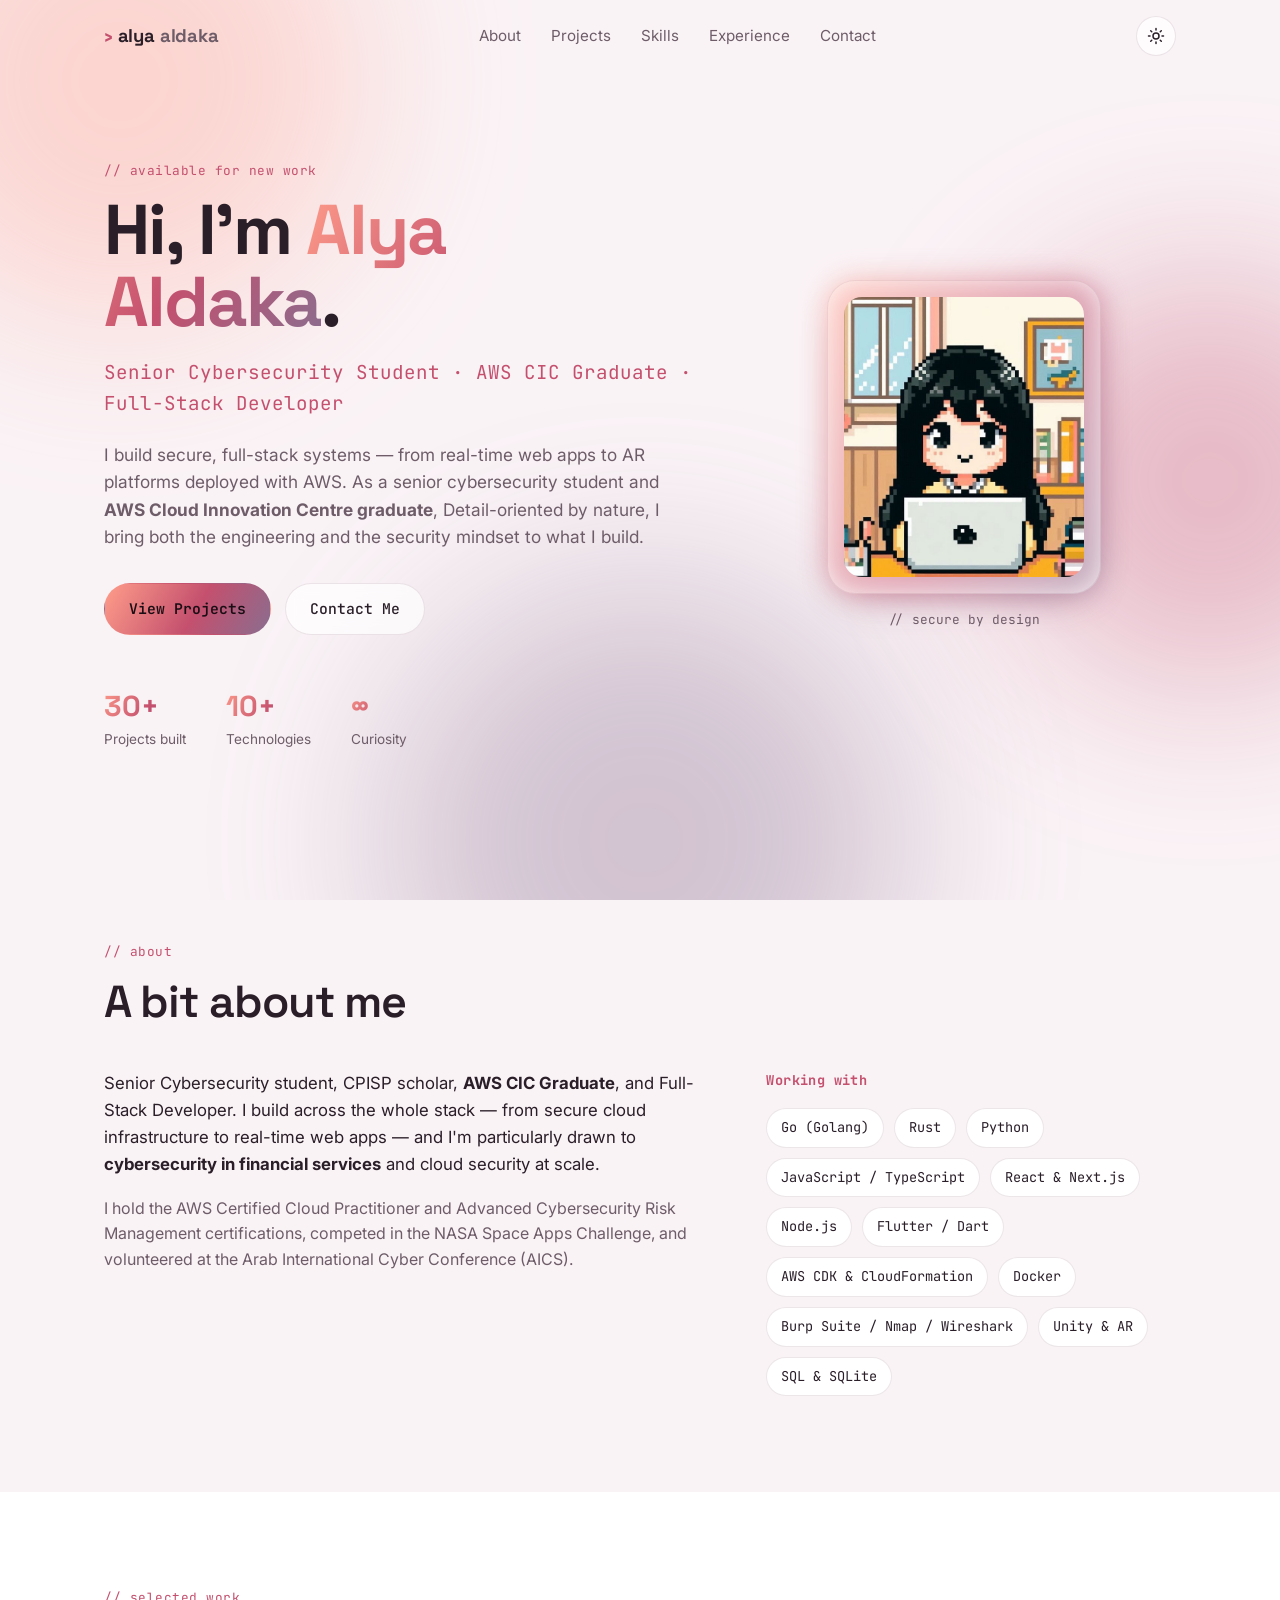
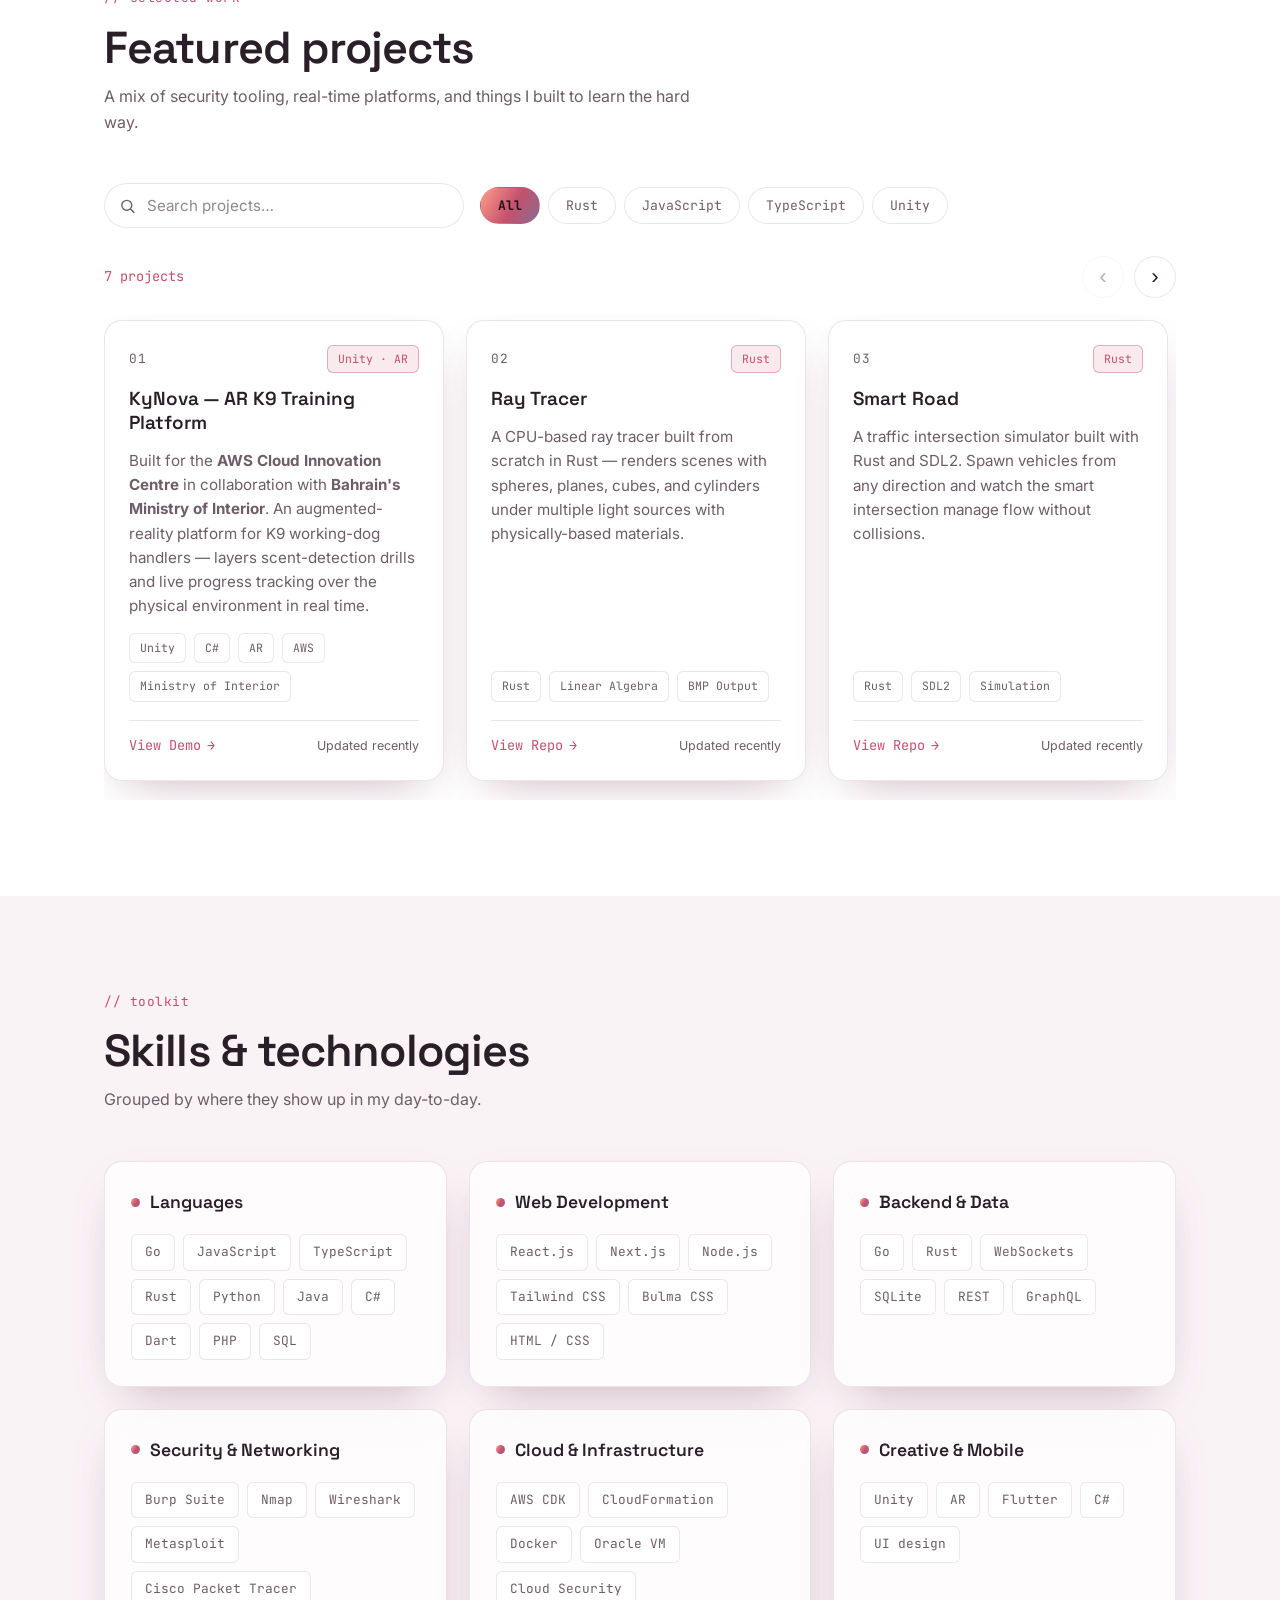
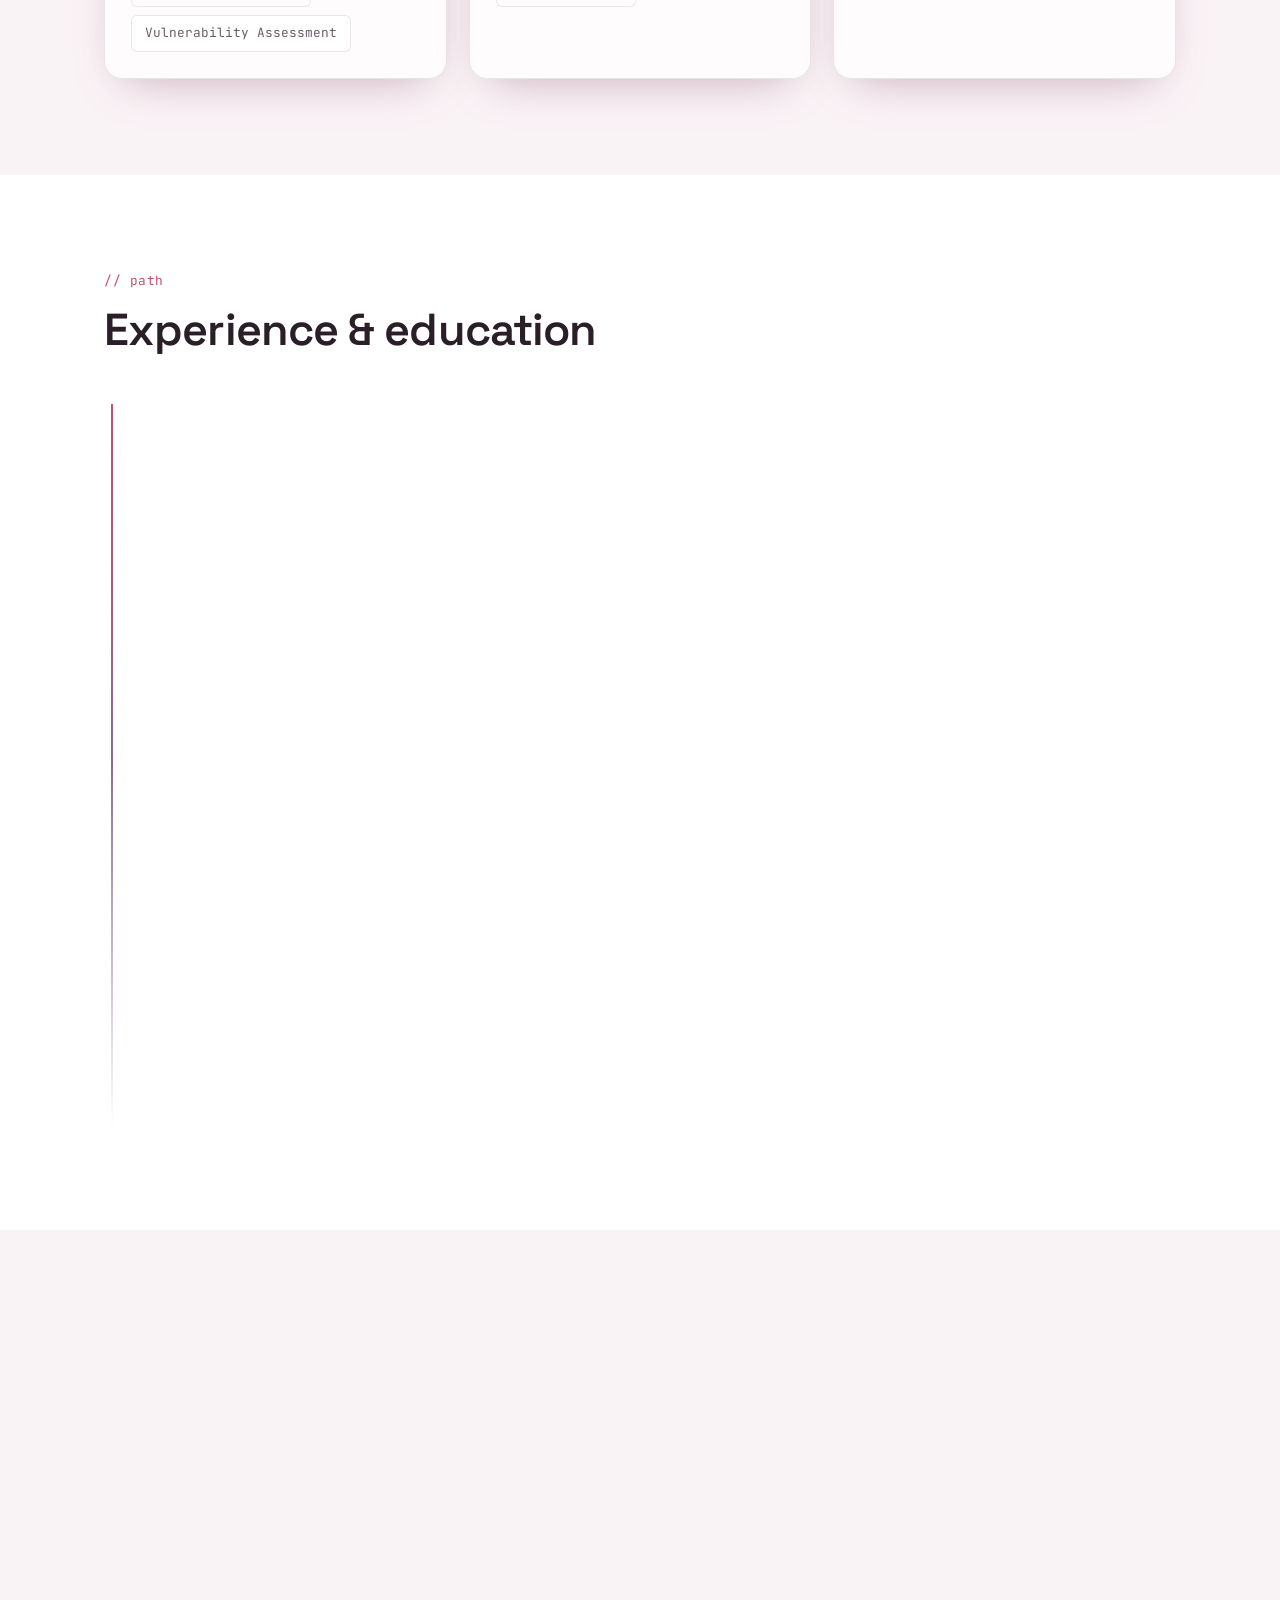
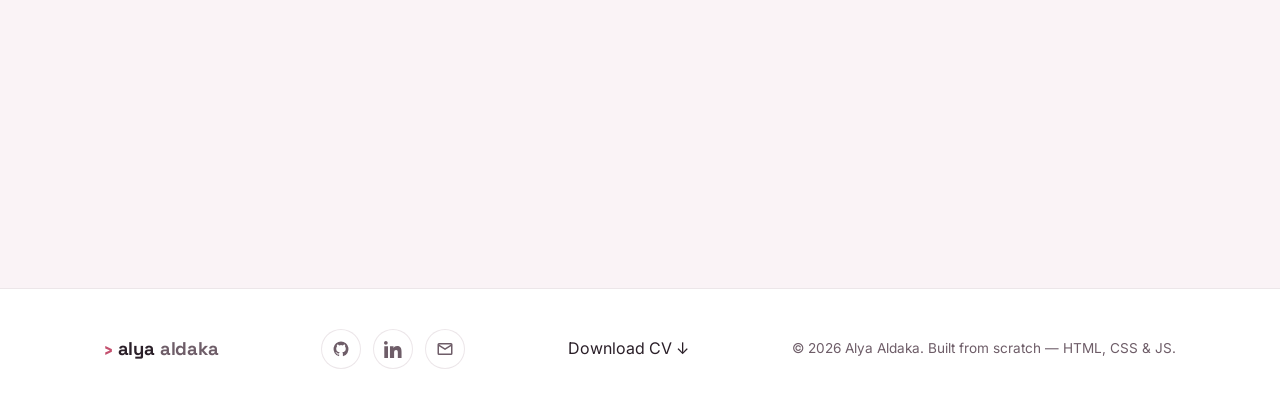
<file: index.html>
<!DOCTYPE html>
<html lang="en" data-theme="dark">
<head>
  <meta charset="UTF-8" />
  <meta name="viewport" content="width=device-width, initial-scale=1.0" />
  <meta name="description" content="Alya Aldaka — Senior Cybersecurity Student, AWS CIC Graduate, and Full-Stack Developer. Building secure systems, real-time apps, and cloud infrastructure." />
  <title>Alya Aldaka — Portfolio</title>

  <!-- Fonts: Space Grotesk (display) · Inter (body) · JetBrains Mono (utility/code) -->
  <link rel="preconnect" href="https://fonts.googleapis.com" />
  <link rel="preconnect" href="https://fonts.gstatic.com" crossorigin />
  <link href="https://fonts.googleapis.com/css2?family=Space+Grotesk:wght@400;500;600;700&family=Inter:wght@400;500;600&family=JetBrains+Mono:wght@400;500;600&display=swap" rel="stylesheet" />

  <link rel="stylesheet" href="style.css" />
</head>
<body>
  <!-- Ambient background glow (the soft coral/rose aurora from the design) -->
  <div class="aurora" aria-hidden="true">
    <span class="aurora__blob aurora__blob--rose"></span>
    <span class="aurora__blob aurora__blob--mauve"></span>
    <span class="aurora__blob aurora__blob--coral"></span>
  </div>

  <!-- ============ NAVBAR ============ -->
  <header class="nav" id="nav">
    <div class="container nav__inner">
      <a href="#hero" class="nav__logo">
        <span class="nav__logo-mark">›</span> alya<span class="nav__logo-accent"> aldaka</span>
      </a>

      <nav class="nav__links" id="navLinks" aria-label="Primary">
        <a href="#about">About</a>
        <a href="#projects">Projects</a>
        <a href="#skills">Skills</a>
        <a href="#timeline">Experience</a>
        <a href="#contact">Contact</a>
      </nav>

      <div class="nav__actions">
        <button class="theme-toggle" id="themeToggle" aria-label="Toggle color theme" title="Toggle theme">
          <svg class="theme-toggle__icon theme-toggle__icon--moon" viewBox="0 0 24 24" aria-hidden="true"><path d="M21 12.79A9 9 0 1 1 11.21 3 7 7 0 0 0 21 12.79z"/></svg>
          <svg class="theme-toggle__icon theme-toggle__icon--sun" viewBox="0 0 24 24" aria-hidden="true"><circle cx="12" cy="12" r="4"/><path d="M12 2v2M12 20v2M4.93 4.93l1.41 1.41M17.66 17.66l1.41 1.41M2 12h2M20 12h2M4.93 19.07l1.41-1.41M17.66 6.34l1.41-1.41"/></svg>
        </button>

        <button class="nav__burger" id="navBurger" aria-label="Open menu" aria-expanded="false">
          <span></span><span></span><span></span>
        </button>
      </div>
    </div>
  </header>

  <main>
    <!-- ============ HERO ============ -->
    <section class="hero" id="hero">
      <div class="container hero__grid">
        <div class="hero__intro reveal">
          <p class="eyebrow">// available for new work</p>
          <h1 class="hero__title">
            Hi, I'm <span class="grad-text">Alya Aldaka</span>.
          </h1>
          <p class="hero__role">Senior Cybersecurity Student · AWS CIC Graduate · Full-Stack Developer</p>
          <p class="hero__summary">
            I build secure, full-stack systems — from real-time web apps to AR platforms
            deployed with AWS. As a senior cybersecurity student and <strong>AWS Cloud Innovation Centre graduate</strong>,
            Detail-oriented by nature, I bring both the engineering and the security mindset to what I build.
          </p>

          <div class="hero__cta">
            <a href="#projects" class="btn btn--primary">View Projects</a>
            <a href="#contact" class="btn btn--ghost">Contact Me</a>
          </div>

          <ul class="hero__stats">
            <li><strong>30+</strong><span>Projects built</span></li>
            <li><strong>10+</strong><span>Technologies</span></li>
            <li><strong>∞</strong><span>Curiosity</span></li>
          </ul>
        </div>

        <!-- Profile card. Replace the avatar SVG/initials with your own photo:
             swap <div class="avatar__art">…</div> for <img src="your-photo.jpg" alt="Alya Al"> -->
        <div class="hero__card reveal">
          <div class="avatar">
            <img class="avatar__art" src="pfp.jpg" alt="Alya Aldaka" />
          </div>
          <p class="avatar__caption">// secure by design</p>
        </div>
      </div>
    </section>

    <!-- ============ ABOUT ============ -->
    <section class="section" id="about">
      <div class="container">
        <p class="eyebrow reveal">// about</p>
        <h2 class="section__title reveal">A bit about me</h2>

        <div class="about__grid">
          <div class="about__bio reveal">
            <p>
              Senior Cybersecurity student, CPISP scholar, <strong>AWS CIC Graduate</strong>,
              and Full-Stack Developer. I build across the whole stack — from secure cloud
              infrastructure to real-time web apps — and I'm particularly drawn to
              <strong>cybersecurity in financial services</strong> and cloud security at scale.
            </p>
            <p>
              I hold the AWS Certified Cloud Practitioner and Advanced Cybersecurity Risk
              Management certifications, competed in the NASA Space Apps Challenge, and
              volunteered at the Arab International Cyber Conference (AICS).
            </p>
          </div>

          <!-- Technologies overview -->
          <div class="about__tech reveal">
            <h3 class="about__tech-title">Working with</h3>
            <ul class="tech-list">
              <li>Go (Golang)</li>
              <li>Rust</li>
              <li>Python</li>
              <li>JavaScript / TypeScript</li>
              <li>React &amp; Next.js</li>
              <li>Node.js</li>
              <li>Flutter / Dart</li>
              <li>AWS CDK &amp; CloudFormation</li>
              <li>Docker</li>
              <li>Burp Suite / Nmap / Wireshark</li>
              <li>Unity &amp; AR</li>
              <li>SQL &amp; SQLite</li>
            </ul>
          </div>
        </div>
      </div>
    </section>

    <!-- ============ PROJECTS ============ -->
    <section class="section section--alt" id="projects">
      <div class="container">
        <p class="eyebrow reveal">// selected work</p>
        <h2 class="section__title reveal">Featured projects</h2>
        <p class="section__lead reveal">A mix of security tooling, real-time platforms, and things I built to learn the hard way.</p>

        <!-- Search + filter toolbar -->
        <div class="proj-toolbar reveal">
          <div class="proj-search">
            <svg viewBox="0 0 24 24" aria-hidden="true"><circle cx="11" cy="11" r="7"/><path d="m21 21-4.3-4.3"/></svg>
            <input type="text" id="projSearch" placeholder="Search projects…" aria-label="Search projects" autocomplete="off" />
          </div>
          <!-- Filter pills. data-filter must match the tags in each card's data-tags. -->
          <div class="proj-filters" id="projFilters" role="tablist" aria-label="Filter projects by technology">
            <button class="pill is-active" data-filter="all">All</button>
            <button class="pill" data-filter="Rust">Rust</button>
            <button class="pill" data-filter="JavaScript">JavaScript</button>
            <button class="pill" data-filter="TypeScript">TypeScript</button>
            <button class="pill" data-filter="Unity">Unity</button>
          </div>
        </div>

        <!-- Count + scroll arrows -->
        <div class="proj-meta reveal">
          <p class="proj-count"><span id="projCount">7</span> projects</p>
          <div class="proj-nav">
            <button class="proj-arrow" id="projPrev" aria-label="Scroll to previous projects">‹</button>
            <button class="proj-arrow" id="projNext" aria-label="Scroll to next projects">›</button>
          </div>
        </div>

        <div class="proj-track" id="projTrack">
          <!-- PROJECT 1 -->
          <!-- PROJECT 1 -->
          <article class="card project" data-tags="Unity" data-num="01">
            <header class="project__top">
              <span class="project__num">01</span>
              <span class="project__lang">Unity · AR</span>
            </header>
            <h3 class="project__title">KyNova — AR K9 Training Platform</h3>
            <p class="project__desc">
              Built for the <strong>AWS Cloud Innovation Centre</strong> in collaboration with
              <strong>Bahrain's Ministry of Interior</strong>. An augmented-reality platform for
              K9 working-dog handlers — layers scent-detection drills and live progress tracking
              over the physical environment in real time.
            </p>
            <ul class="badges"><li>Unity</li><li>C#</li><li>AR</li><li>AWS</li><li>Ministry of Interior</li></ul>
            <footer class="project__foot">
              <a class="project__repo" href="https://hawrafa.github.io/kynova-ar-simulator/#" target="_blank" rel="noopener">View Demo <span aria-hidden="true">→</span></a>
              <span class="project__updated">Updated recently</span>
            </footer>
          </article>

          <!-- PROJECT 2 -->
          <article class="card project" data-tags="Rust" data-num="02">
            <header class="project__top">
              <span class="project__num">02</span>
              <span class="project__lang">Rust</span>
            </header>
            <h3 class="project__title">Ray Tracer</h3>
            <p class="project__desc">
              A CPU-based ray tracer built from scratch in Rust — renders scenes with spheres,
              planes, cubes, and cylinders under multiple light sources with physically-based materials.
            </p>
            <ul class="badges"><li>Rust</li><li>Linear Algebra</li><li>BMP Output</li></ul>
            <footer class="project__foot">
              <a class="project__repo" href="https://github.com/aaldaka/rt" target="_blank" rel="noopener">View Repo <span aria-hidden="true">→</span></a>
              <span class="project__updated">Updated recently</span>
            </footer>
          </article>

          <!-- PROJECT 3 -->
          <article class="card project" data-tags="Rust" data-num="03">
            <header class="project__top">
              <span class="project__num">03</span>
              <span class="project__lang">Rust</span>
            </header>
            <h3 class="project__title">Smart Road</h3>
            <p class="project__desc">
              A traffic intersection simulator built with Rust and SDL2. Spawn vehicles
              from any direction and watch the smart intersection manage flow without collisions.
            </p>
            <ul class="badges"><li>Rust</li><li>SDL2</li><li>Simulation</li></ul>
            <footer class="project__foot">
              <a class="project__repo" href="https://github.com/aaldaka/smart-road" target="_blank" rel="noopener">View Repo <span aria-hidden="true">→</span></a>
              <span class="project__updated">Updated recently</span>
            </footer>
          </article>

          <!-- PROJECT 4 -->
          <article class="card project" data-tags="Rust" data-num="04">
            <header class="project__top">
              <span class="project__num">04</span>
              <span class="project__lang">Rust</span>
            </header>
            <h3 class="project__title">Filler</h3>
            <p class="project__desc">
              A competitive AI board-filling game where robots race to claim the most territory.
              Includes Docker-based execution and multiple robot implementations with different strategies.
            </p>
            <ul class="badges"><li>Rust</li><li>AI</li><li>Docker</li></ul>
            <footer class="project__foot">
              <a class="project__repo" href="https://github.com/aaldaka/filler" target="_blank" rel="noopener">View Repo <span aria-hidden="true">→</span></a>
              <span class="project__updated">Updated recently</span>
            </footer>
          </article>

          <!-- PROJECT 5 -->
          <article class="card project" data-tags="JavaScript" data-num="05">
            <header class="project__top">
              <span class="project__num">05</span>
              <span class="project__lang">JavaScript</span>
            </header>
            <h3 class="project__title">Bomberman DOM</h3>
            <p class="project__desc">
              A multiplayer Bomberman clone rendered entirely in the DOM using a custom
              mini-framework — WebSocket-powered lobby, real-time chat, and multi-player gameplay.
            </p>
            <ul class="badges"><li>JavaScript</li><li>WebSockets</li><li>DOM</li></ul>
            <footer class="project__foot">
              <a class="project__repo" href="https://github.com/aaldaka/bomberman-dom" target="_blank" rel="noopener">View Repo <span aria-hidden="true">→</span></a>
              <span class="project__updated">Updated recently</span>
            </footer>
          </article>

          <!-- PROJECT 6 -->
          <article class="card project" data-tags="TypeScript" data-num="06">
            <header class="project__top">
              <span class="project__num">06</span>
              <span class="project__lang">TypeScript</span>
            </header>
            <h3 class="project__title">Social Network</h3>
            <p class="project__desc">
              A full-featured social platform with profiles, posts, follows, and real-time
              notifications — built with a TypeScript frontend and a Go backend.
            </p>
            <ul class="badges"><li>TypeScript</li><li>Go</li><li>WebSockets</li><li>SQLite</li></ul>
            <footer class="project__foot">
              <a class="project__repo" href="https://github.com/aaldaka/social-network" target="_blank" rel="noopener">View Repo <span aria-hidden="true">→</span></a>
              <span class="project__updated">Updated recently</span>
            </footer>
          </article>

          <!-- PROJECT 7 -->
          <article class="card project" data-tags="Rust" data-num="07">
            <header class="project__top">
              <span class="project__num">07</span>
              <span class="project__lang">Rust</span>
            </header>
            <h3 class="project__title">Multiplayer FPS</h3>
            <p class="project__desc">
              A real-time multiplayer first-person shooter with a raycasting renderer,
              minimap, HUD, and client-server networking — built entirely in Rust.
            </p>
            <ul class="badges"><li>Rust</li><li>Raycasting</li><li>Networking</li></ul>
            <footer class="project__foot">
              <a class="project__repo" href="https://github.com/aaldaka/multiplayer-fps" target="_blank" rel="noopener">View Repo <span aria-hidden="true">→</span></a>
              <span class="project__updated">Updated recently</span>
            </footer>
          </article>
        </div>

        <!-- Empty state when search/filter matches nothing -->
        <p class="proj-empty" id="projEmpty" hidden>No projects match that filter yet.</p>
      </div>
    </section>

    <!-- ============ SKILLS ============ -->
    <section class="section" id="skills">
      <div class="container">
        <p class="eyebrow reveal">// toolkit</p>
        <h2 class="section__title reveal">Skills &amp; technologies</h2>
        <p class="section__lead reveal">Grouped by where they show up in my day-to-day.</p>

        <div class="skills">
          <div class="card skill-card reveal">
            <h3 class="skill-card__title"><span class="skill-card__dot"></span>Languages</h3>
            <ul class="badges badges--lg">
              <li>Go</li><li>JavaScript</li><li>TypeScript</li><li>Rust</li><li>Python</li><li>Java</li><li>C#</li><li>Dart</li><li>PHP</li><li>SQL</li>
            </ul>
          </div>

          <div class="card skill-card reveal">
            <h3 class="skill-card__title"><span class="skill-card__dot"></span>Web Development</h3>
            <ul class="badges badges--lg">
              <li>React.js</li><li>Next.js</li><li>Node.js</li><li>Tailwind CSS</li><li>Bulma CSS</li><li>HTML / CSS</li>
            </ul>
          </div>

          <div class="card skill-card reveal">
            <h3 class="skill-card__title"><span class="skill-card__dot"></span>Backend &amp; Data</h3>
            <ul class="badges badges--lg">
              <li>Go</li><li>Rust</li><li>WebSockets</li><li>SQLite</li><li>REST</li><li>GraphQL</li>
            </ul>
          </div>

          <div class="card skill-card reveal">
            <h3 class="skill-card__title"><span class="skill-card__dot"></span>Security &amp; Networking</h3>
            <ul class="badges badges--lg">
              <li>Burp Suite</li><li>Nmap</li><li>Wireshark</li><li>Metasploit</li><li>Cisco Packet Tracer</li><li>Vulnerability Assessment</li>
            </ul>
          </div>

          <div class="card skill-card reveal">
            <h3 class="skill-card__title"><span class="skill-card__dot"></span>Cloud &amp; Infrastructure</h3>
            <ul class="badges badges--lg">
              <li>AWS CDK</li><li>CloudFormation</li><li>Docker</li><li>Oracle VM</li><li>Cloud Security</li>
            </ul>
          </div>

          <div class="card skill-card reveal">
            <h3 class="skill-card__title"><span class="skill-card__dot"></span>Creative &amp; Mobile</h3>
            <ul class="badges badges--lg">
              <li>Unity</li><li>AR</li><li>Flutter</li><li>C#</li><li>UI design</li>
            </ul>
          </div>
        </div>
      </div>
    </section>

    <!-- ============ EXPERIENCE / EDUCATION TIMELINE ============ -->
    <section class="section section--alt" id="timeline">
      <div class="container">
        <p class="eyebrow reveal">// path</p>
        <h2 class="section__title reveal">Experience &amp; education</h2>

        <ol class="timeline">
          <li class="timeline__item reveal">
            <span class="timeline__dot"></span>
            <p class="timeline__date">2025 — 2026</p>
            <h3 class="timeline__role">AWS CIC Program · Senior Capstone</h3>
            <p class="timeline__org">AWS Cloud Innovation Centre × Ministry of Interior</p>
            <p class="timeline__desc">
              Designed secure cloud architecture for the Ministry of Interior's AR Police Dog
              Facility Simulator using AWS CDK and CloudFormation, with automated compliance
              controls and Infrastructure-as-Code.
            </p>
          </li>

          <li class="timeline__item reveal">
            <span class="timeline__dot"></span>
            <p class="timeline__date">Jun 2024 — Jun 2026</p>
            <h3 class="timeline__role">Full-Stack Developer</h3>
            <p class="timeline__org">Reboot Coding Institute</p>
            <p class="timeline__desc">
              Intensive full-stack programme building production-grade projects in Go, Rust,
              JavaScript, and TypeScript — covering real-time systems, security hardening,
              and low-level systems programming.
            </p>
          </li>

          <li class="timeline__item reveal">
            <span class="timeline__dot"></span>
            <p class="timeline__date">2022 — Aug 2026</p>
            <h3 class="timeline__role">B.Sc. Cybersecurity</h3>
            <p class="timeline__org">University of Bahrain</p>
            <p class="timeline__desc">
              Senior-year student (Second Class Honours). CPISP scholar. Coursework spans
              network security, cryptography, penetration testing, and cloud security.
            </p>
          </li>

          <li class="timeline__item reveal">
            <span class="timeline__dot"></span>
            <p class="timeline__date">2021</p>
            <h3 class="timeline__role">Principles of Management &amp; Leadership · CMI Level 3</h3>
            <p class="timeline__org">Chartered Management Institute</p>
            <p class="timeline__desc">
              Completed leadership certification designed for aspiring first-line managers.
            </p>
          </li>
        </ol>
      </div>
    </section>

    <!-- ============ CONTACT ============ -->
    <section class="section" id="contact">
      <div class="container contact">
        <div class="contact__intro reveal">
          <p class="eyebrow">// get in touch</p>
          <h2 class="section__title">Let's build something secure</h2>
          <p class="section__lead">
            For collaborations or enquiries, reach out — I'll get back to you.
          </p>
        </div>

        <!-- Contact form powered by FormSubmit (https://formsubmit.co)
             STEP 1: Replace your-email@example.com below with your real email.
             STEP 2: On your first real submission, FormSubmit emails you a link to
                     confirm the address. Click it once and the form goes live. -->
        <form class="contact__form card reveal"
              action="https://formsubmit.co/2d8c7973e50250a4fa0be39f0d85a1be"
              method="POST">
          <!-- Optional FormSubmit settings -->
          <input type="hidden" name="_subject" value="New message from your portfolio" />
          <input type="hidden" name="_template" value="table" />
          <input type="hidden" name="_captcha" value="false" />
          <input type="hidden" name="_next" value="https://aaldaka.github.io/thanks.html" />
          <!-- Honeypot to reduce spam -->
          <input type="text" name="_honey" style="display:none" tabindex="-1" autocomplete="off" />

          <div class="field">
            <label for="name">Name</label>
            <input id="name" type="text" name="name" placeholder="Your name" required />
          </div>

          <div class="field">
            <label for="email">Email</label>
            <input id="email" type="email" name="email" placeholder="you@email.com" required />
          </div>

          <div class="field">
            <label for="message">Message</label>
            <textarea id="message" name="message" rows="5" placeholder="What's on your mind?" required></textarea>
          </div>

          <button type="submit" class="btn btn--primary btn--block">Send message</button>
        </form>
      </div>
    </section>
  </main>

  <!-- ============ FOOTER ============ -->
  <footer class="footer">
    <div class="container footer__inner">
      <a href="#hero" class="nav__logo">
        <span class="nav__logo-mark">›</span> alya<span class="nav__logo-accent"> aldaka</span>
      </a>

      <!-- Replace # with your real profile URLs -->
      <nav class="footer__social" aria-label="Social links">
        <a href="https://github.com/aaldaka" target="_blank" rel="noopener" aria-label="GitHub / Gitea">
          <svg viewBox="0 0 24 24" aria-hidden="true"><path d="M12 2a10 10 0 0 0-3.16 19.49c.5.09.68-.22.68-.48v-1.7c-2.78.6-3.37-1.34-3.37-1.34-.45-1.16-1.11-1.47-1.11-1.47-.91-.62.07-.6.07-.6 1 .07 1.53 1.03 1.53 1.03.9 1.53 2.34 1.09 2.91.83.09-.65.35-1.09.63-1.34-2.22-.25-4.55-1.11-4.55-4.94 0-1.09.39-1.98 1.03-2.68-.1-.25-.45-1.27.1-2.65 0 0 .84-.27 2.75 1.02a9.56 9.56 0 0 1 5 0c1.91-1.29 2.75-1.02 2.75-1.02.55 1.38.2 2.4.1 2.65.64.7 1.03 1.59 1.03 2.68 0 3.84-2.34 4.69-4.57 4.94.36.31.68.92.68 1.85v2.74c0 .27.18.58.69.48A10 10 0 0 0 12 2z"/></svg>
        </a>
        <a href="https://www.linkedin.com/in/alya-aldaka" target="_blank" rel="noopener" aria-label="LinkedIn">
          <svg viewBox="0 0 24 24" aria-hidden="true"><path d="M4.98 3.5A2.5 2.5 0 1 1 0 3.5a2.5 2.5 0 0 1 4.98 0zM.4 8.4h4.96V24H.4V8.4zm7.54 0h4.75v2.13h.07c.66-1.25 2.28-2.57 4.69-2.57 5.01 0 5.94 3.3 5.94 7.6V24h-4.96v-6.92c0-1.65-.03-3.78-2.3-3.78-2.3 0-2.66 1.8-2.66 3.66V24H7.94V8.4z"/></svg>
        </a>
        <a href="#contact" aria-label="Email">
          <svg viewBox="0 0 24 24" aria-hidden="true"><path d="M4 4h16a2 2 0 0 1 2 2v12a2 2 0 0 1-2 2H4a2 2 0 0 1-2-2V6a2 2 0 0 1 2-2zm0 4.2V18h16V8.2l-8 5-8-5zM4 6l8 5 8-5H4z"/></svg>
        </a>
      </nav>

      <a class="footer__resume" href="resume.pdf" target="_blank" rel="noopener">Download CV ↓</a>
      <p class="footer__copy">© <span id="year"></span> Alya Aldaka. Built from scratch — HTML, CSS &amp; JS.</p>
    </div>
  </footer>

  <script src="script.js"></script>
</body>
</html>
</file>
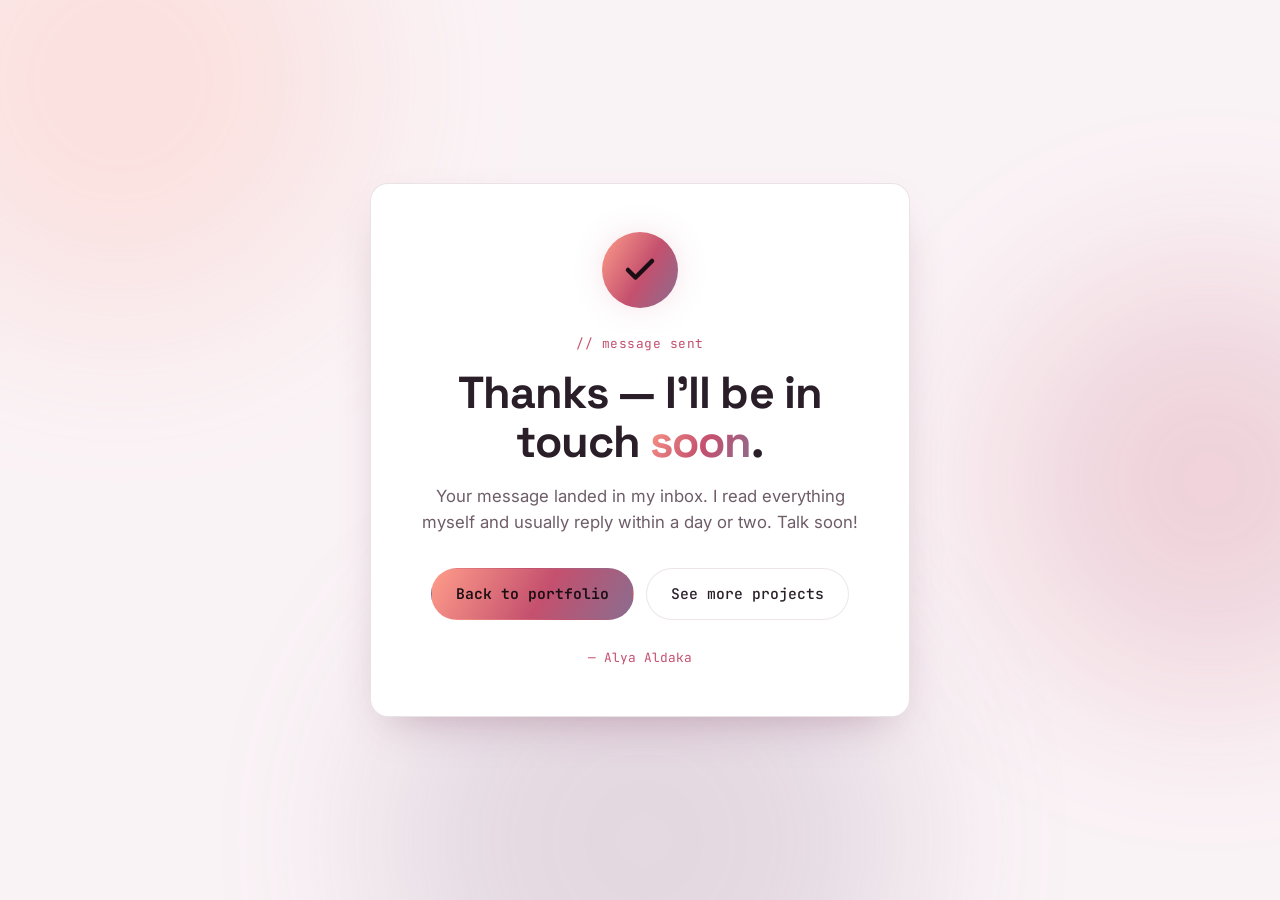
<file: thanks.html>
<!DOCTYPE html>
<html lang="en" data-theme="dark">
<head>
  <meta charset="UTF-8" />
  <meta name="viewport" content="width=device-width, initial-scale=1.0" />
  <meta name="description" content="Thanks for reaching out — your message to Alya Aldaka was sent." />
  <title>Message sent — Alya Aldaka</title>

  <link rel="preconnect" href="https://fonts.googleapis.com" />
  <link rel="preconnect" href="https://fonts.gstatic.com" crossorigin />
  <link href="https://fonts.googleapis.com/css2?family=Space+Grotesk:wght@400;500;600;700&family=Inter:wght@400;500;600&family=JetBrains+Mono:wght@400;500;600&display=swap" rel="stylesheet" />
  <link rel="stylesheet" href="style.css" />

  <!-- Apply saved theme before paint so it matches the main site -->
  <script>
    (function () {
      try {
        var t = localStorage.getItem("alya-theme");
        if (t) document.documentElement.setAttribute("data-theme", t);
        else if (window.matchMedia && window.matchMedia("(prefers-color-scheme: light)").matches)
          document.documentElement.setAttribute("data-theme", "light");
      } catch (e) {}
    })();
  </script>

  <style>
    .thanks {
      min-height: 100vh;
      display: grid;
      place-items: center;
      padding: 40px 24px;
    }
    .thanks__card {
      max-width: 540px;
      width: 100%;
      text-align: center;
      padding: 48px 40px;
    }
    .thanks__badge {
      width: 76px; height: 76px;
      margin: 0 auto 26px;
      border-radius: 50%;
      display: grid; place-items: center;
      background: var(--grad);
      box-shadow: var(--glow);
      animation: pop .5s var(--ease) both;
    }
    .thanks__badge svg {
      width: 36px; height: 36px;
      fill: none; stroke: #1a0e14; stroke-width: 3;
      stroke-linecap: round; stroke-linejoin: round;
      stroke-dasharray: 30;
      stroke-dashoffset: 30;
      animation: draw .5s var(--ease) .25s forwards;
    }
    .thanks__title {
      font-family: var(--font-display);
      font-size: clamp(2rem, 5vw, 2.8rem);
      font-weight: 700;
      letter-spacing: -0.02em;
      line-height: 1.1;
    }
    .thanks__msg {
      color: var(--text-muted);
      font-size: 1.05rem;
      margin: 16px auto 32px;
      max-width: 40ch;
    }
    .thanks__actions {
      display: flex;
      gap: 12px;
      justify-content: center;
      flex-wrap: wrap;
    }
    .thanks__note {
      font-family: var(--font-mono);
      font-size: .8rem;
      color: var(--rose);
      margin-top: 28px;
    }
    .thanks__card { animation: rise .6s var(--ease) both; }
    @keyframes rise { from { opacity: 0; transform: translateY(24px); } to { opacity: 1; transform: none; } }
    @keyframes pop  { from { transform: scale(.4); opacity: 0; } to { transform: scale(1); opacity: 1; } }
    @keyframes draw { to { stroke-dashoffset: 0; } }
    @media (prefers-reduced-motion: reduce) {
      .thanks__card, .thanks__badge, .thanks__badge svg { animation: none; }
      .thanks__badge svg { stroke-dashoffset: 0; }
    }
    [data-theme="light"] .thanks__card {
      background: #ffffff;
      border-color: rgba(120, 80, 100, 0.16);
    }
    [data-theme="light"] .aurora__blob { opacity: .2; }
  </style>
</head>
<body>
  <div class="aurora" aria-hidden="true">
    <span class="aurora__blob aurora__blob--rose"></span>
    <span class="aurora__blob aurora__blob--mauve"></span>
    <span class="aurora__blob aurora__blob--coral"></span>
  </div>

  <main class="thanks">
    <div class="card thanks__card">
      <div class="thanks__badge" aria-hidden="true">
        <svg viewBox="0 0 24 24"><path d="M20 6 9 17l-5-5"/></svg>
      </div>

      <p class="eyebrow" style="justify-content:center;">// message sent</p>
      <h1 class="thanks__title">Thanks — I'll be in touch <span class="grad-text">soon</span>.</h1>
      <p class="thanks__msg">
        Your message landed in my inbox. I read everything myself and usually reply
        within a day or two. Talk soon!
      </p>

      <div class="thanks__actions">
        <a class="btn btn--primary" href="index.html">Back to portfolio</a>
        <a class="btn btn--ghost" href="index.html#projects">See more projects</a>
      </div>

      <p class="thanks__note">— Alya Aldaka</p>
    </div>
  </main>
</body>
</html>
</file>
<file: style.css>
/* =========================================================
   Alya Al — Portfolio
   Palette: "rose-noir" — warm near-black base, mauve mid-tones,
   rose + coral accents. Light mode is a soft rose-white companion.
   ========================================================= */

/* ---------- Design tokens ---------- */
:root {
  /* Type */
  --font-display: "Space Grotesk", system-ui, sans-serif;
  --font-body: "Inter", system-ui, sans-serif;
  --font-mono: "JetBrains Mono", ui-monospace, monospace;

  /* Brand accents (shared across themes) */
  --rose: #e0879e;
  --rose-bright: #f0a4b8;
  --coral: #ff9d8a;
  --mauve: #8a6d8f;

  --grad: linear-gradient(120deg, var(--coral), var(--rose) 55%, var(--mauve));

  /* Layout */
  --maxw: 1120px;
  --radius: 18px;
  --radius-sm: 12px;
  --ease: cubic-bezier(.22, 1, .36, 1);
}

/* Dark theme (default) */
[data-theme="dark"] {
  --bg: #161015;
  --bg-2: #1d161f;
  --surface: rgba(255, 255, 255, 0.045);
  --surface-2: rgba(255, 255, 255, 0.07);
  --border: rgba(255, 255, 255, 0.09);
  --border-strong: rgba(240, 164, 184, 0.35);
  --text: #f4e8ee;
  --text-muted: #b6a2af;
  --shadow: 0 20px 50px -20px rgba(0, 0, 0, 0.7);
  --glow: 0 0 40px -8px rgba(224, 135, 158, 0.45);
}

/* Light theme */
[data-theme="light"] {
  --bg: #faf3f6;
  --bg-2: #ffffff;
  --surface: rgba(255, 255, 255, 0.7);
  --surface-2: #ffffff;
  --border: rgba(120, 80, 100, 0.14);
  --border-strong: rgba(196, 80, 110, 0.4);
  --text: #2a1f28;
  --text-muted: #6e5d68;
  --rose: #c4506e;
  --rose-bright: #d8597e;
  --shadow: 0 18px 45px -22px rgba(120, 60, 90, 0.45);
  --glow: 0 0 36px -10px rgba(196, 80, 110, 0.35);
}

/* ---------- Reset / base ---------- */
* { box-sizing: border-box; margin: 0; padding: 0; }

html { scroll-behavior: smooth; }
@media (prefers-reduced-motion: reduce) {
  html { scroll-behavior: auto; }
  * { animation: none !important; transition: none !important; }
}

body {
  font-family: var(--font-body);
  background: var(--bg);
  color: var(--text);
  line-height: 1.6;
  -webkit-font-smoothing: antialiased;
  overflow-x: hidden;
  transition: background .4s var(--ease), color .4s var(--ease);
}

img { max-width: 100%; display: block; }
ul { list-style: none; }
a { color: inherit; text-decoration: none; }

.container {
  width: 100%;
  max-width: var(--maxw);
  margin-inline: auto;
  padding-inline: 24px;
}

/* ---------- Ambient aurora background ---------- */
.aurora {
  position: fixed;
  inset: 0;
  z-index: -1;
  overflow: hidden;
  pointer-events: none;
}
.aurora__blob {
  position: absolute;
  border-radius: 50%;
  filter: blur(90px);
  opacity: .55;
  will-change: transform;
}
[data-theme="light"] .aurora__blob { opacity: .35; }
.aurora__blob--coral {
  width: 480px; height: 480px;
  background: var(--coral);
  top: -160px; left: -120px;
  animation: float1 18s ease-in-out infinite;
}
.aurora__blob--rose {
  width: 420px; height: 420px;
  background: var(--rose);
  top: 30%; right: -140px;
  animation: float2 22s ease-in-out infinite;
}
.aurora__blob--mauve {
  width: 520px; height: 520px;
  background: var(--mauve);
  bottom: -200px; left: 30%;
  animation: float1 26s ease-in-out infinite reverse;
}
@keyframes float1 { 0%,100% { transform: translate3d(0,0,0); } 50% { transform: translate3d(40px,-30px,0); } }
@keyframes float2 { 0%,100% { transform: translate3d(0,0,0); } 50% { transform: translate3d(-50px,40px,0); } }

/* ---------- Shared type elements ---------- */
.eyebrow {
  font-family: var(--font-mono);
  font-size: .8rem;
  letter-spacing: .04em;
  color: var(--rose);
  margin-bottom: 14px;
}

.grad-text {
  background: var(--grad);
  -webkit-background-clip: text;
  background-clip: text;
  color: transparent;
}

.section { padding: 96px 0; }
.section--alt { background: var(--bg-2); }
.section__title {
  font-family: var(--font-display);
  font-size: clamp(1.9rem, 4vw, 2.8rem);
  font-weight: 600;
  line-height: 1.1;
  letter-spacing: -0.02em;
}
.section__lead {
  color: var(--text-muted);
  max-width: 60ch;
  margin-top: 14px;
  margin-bottom: 48px;
}
.section__title + .section__lead { margin-top: 12px; }

/* ---------- Buttons ---------- */
.btn {
  display: inline-flex;
  align-items: center;
  justify-content: center;
  gap: 8px;
  font-family: var(--font-mono);
  font-size: .92rem;
  font-weight: 500;
  padding: 13px 24px;
  border-radius: 999px;
  border: 1px solid transparent;
  cursor: pointer;
  transition: transform .25s var(--ease), box-shadow .25s var(--ease),
              background .25s var(--ease), border-color .25s var(--ease);
}
.btn--primary {
  background: var(--grad);
  color: #1a0e14;
  font-weight: 600;
}
.btn--primary:hover { transform: translate3d(0,-3px,0); box-shadow: var(--glow); }
.btn--ghost {
  background: var(--surface);
  border-color: var(--border);
  color: var(--text);
  backdrop-filter: blur(8px);
}
.btn--ghost:hover { transform: translate3d(0,-3px,0); border-color: var(--border-strong); }
.btn--sm { padding: 9px 16px; font-size: .82rem; }
.btn--block { width: 100%; }

/* Loading state (contact form submit) */
.btn.is-loading { cursor: progress; opacity: .85; }
.btn .spinner {
  width: 15px; height: 15px;
  border: 2px solid rgba(26, 14, 20, 0.3);
  border-top-color: #1a0e14;
  border-radius: 50%;
  animation: btnspin .6s linear infinite;
}
@keyframes btnspin { to { transform: rotate(360deg); } }
@media (prefers-reduced-motion: reduce) { .btn .spinner { animation: none; } }

/* ---------- Glass card base ---------- */
.card {
  background: var(--surface);
  border: 1px solid var(--border);
  border-radius: var(--radius);
  backdrop-filter: blur(14px);
  -webkit-backdrop-filter: blur(14px);
  box-shadow: var(--shadow);
}

/* ---------- Navbar ---------- */
.nav {
  position: sticky;
  top: 0;
  z-index: 50;
  transition: background .3s var(--ease), border-color .3s var(--ease);
  border-bottom: 1px solid transparent;
}
.nav.is-scrolled {
  background: color-mix(in srgb, var(--bg) 78%, transparent);
  backdrop-filter: blur(16px);
  -webkit-backdrop-filter: blur(16px);
  border-bottom-color: var(--border);
}
.nav__inner {
  display: flex;
  align-items: center;
  justify-content: space-between;
  height: 72px;
}
.nav__logo {
  font-family: var(--font-display);
  font-weight: 700;
  font-size: 1.15rem;
  letter-spacing: -0.01em;
}
.nav__logo-mark { color: var(--rose); }
.nav__logo-accent { color: var(--text-muted); }

.nav__links { display: flex; gap: 30px; }
.nav__links a {
  font-size: .95rem;
  color: var(--text-muted);
  position: relative;
  transition: color .2s var(--ease);
}
.nav__links a::after {
  content: "";
  position: absolute;
  left: 0; bottom: -6px;
  width: 0; height: 2px;
  background: var(--grad);
  transition: width .25s var(--ease);
}
.nav__links a:hover { color: var(--text); }
.nav__links a:hover::after { width: 100%; }

.nav__actions { display: flex; align-items: center; gap: 12px; }

/* Theme toggle */
.theme-toggle {
  width: 40px; height: 40px;
  display: grid; place-items: center;
  border-radius: 50%;
  border: 1px solid var(--border);
  background: var(--surface);
  color: var(--text);
  cursor: pointer;
  transition: border-color .2s var(--ease), transform .2s var(--ease);
}
.theme-toggle:hover { border-color: var(--border-strong); transform: rotate(15deg); }
.theme-toggle__icon { width: 18px; height: 18px; fill: none; stroke: currentColor; stroke-width: 2; stroke-linecap: round; stroke-linejoin: round; }
[data-theme="dark"] .theme-toggle__icon--sun { display: none; }
[data-theme="light"] .theme-toggle__icon--moon { display: none; }

/* Burger */
.nav__burger {
  display: none;
  flex-direction: column;
  gap: 5px;
  width: 40px; height: 40px;
  align-items: center; justify-content: center;
  background: var(--surface);
  border: 1px solid var(--border);
  border-radius: 10px;
  cursor: pointer;
}
.nav__burger span {
  width: 18px; height: 2px;
  background: var(--text);
  border-radius: 2px;
  transition: transform .3s var(--ease), opacity .3s var(--ease);
}
.nav__burger.is-open span:nth-child(1) { transform: translateY(7px) rotate(45deg); }
.nav__burger.is-open span:nth-child(2) { opacity: 0; }
.nav__burger.is-open span:nth-child(3) { transform: translateY(-7px) rotate(-45deg); }

/* ---------- Hero ---------- */
.hero { padding: 88px 0 96px; }
.hero__grid {
  display: grid;
  grid-template-columns: 1.4fr 1fr;
  gap: 56px;
  align-items: center;
}
.hero__title {
  font-family: var(--font-display);
  font-size: clamp(2.6rem, 6vw, 4.4rem);
  font-weight: 700;
  line-height: 1.02;
  letter-spacing: -0.03em;
}
.hero__role {
  font-family: var(--font-mono);
  font-size: clamp(1rem, 2vw, 1.2rem);
  color: var(--rose);
  margin-top: 18px;
}
.hero__summary {
  color: var(--text-muted);
  font-size: 1.08rem;
  max-width: 52ch;
  margin-top: 22px;
}
.hero__cta { display: flex; flex-wrap: wrap; gap: 14px; margin-top: 32px; }

.hero__stats {
  display: flex;
  gap: 40px;
  margin-top: 48px;
  flex-wrap: wrap;
}
.hero__stats li { display: flex; flex-direction: column; }
.hero__stats strong {
  font-family: var(--font-display);
  font-size: 1.8rem;
  background: var(--grad);
  -webkit-background-clip: text;
  background-clip: text;
  color: transparent;
}
.hero__stats span { font-size: .85rem; color: var(--text-muted); }

/* Profile card */
.hero__card {
  display: flex;
  flex-direction: column;
  align-items: center;
  gap: 16px;
}
.avatar {
  position: relative;
  padding: 16px;
  border-radius: 28px;
  background: var(--surface);
  border: 1px solid var(--border);
  box-shadow: var(--shadow);
  backdrop-filter: blur(14px);
}
.avatar::before {
  content: "";
  position: absolute;
  inset: -2px;
  border-radius: 30px;
  background: var(--grad);
  opacity: .5;
  z-index: -1;
  filter: blur(14px);
}
.avatar__art {
  width: 240px; height: 280px;
  border-radius: 18px;
  display: block;
  object-fit: cover;
  object-position: top center;
}
.avatar__caption {
  font-family: var(--font-mono);
  font-size: .8rem;
  color: var(--text-muted);
}

/* ---------- About ---------- */
.about__grid {
  display: grid;
  grid-template-columns: 1.5fr 1fr;
  gap: 48px;
  margin-top: 44px;
}
.about__bio p { color: var(--text-muted); margin-bottom: 18px; }
.about__bio p:first-child { color: var(--text); font-size: 1.05rem; }

.about__tech-title {
  font-family: var(--font-mono);
  font-size: .85rem;
  color: var(--rose);
  margin-bottom: 16px;
  letter-spacing: .03em;
}
.tech-list { display: flex; flex-wrap: wrap; gap: 10px; }
.tech-list li {
  font-family: var(--font-mono);
  font-size: .85rem;
  padding: 8px 14px;
  border-radius: 999px;
  background: var(--surface-2);
  border: 1px solid var(--border);
  transition: border-color .2s var(--ease), transform .2s var(--ease), color .2s var(--ease);
}
.tech-list li:hover { border-color: var(--border-strong); color: var(--rose); transform: translate3d(0,-2px,0); }

/* ---------- Projects: toolbar (search + filters) ---------- */
.proj-toolbar {
  display: flex;
  flex-wrap: wrap;
  align-items: center;
  gap: 16px;
  margin-top: 8px;
}
.proj-search {
  position: relative;
  flex: 1 1 260px;
  max-width: 360px;
}
.proj-search svg {
  position: absolute;
  left: 15px; top: 50%;
  transform: translateY(-50%);
  width: 17px; height: 17px;
  fill: none; stroke: var(--text-muted);
  stroke-width: 2; stroke-linecap: round;
  pointer-events: none;
}
.proj-search input {
  width: 100%;
  font-family: var(--font-body);
  font-size: .95rem;
  color: var(--text);
  background: var(--surface);
  border: 1px solid var(--border);
  border-radius: 999px;
  padding: 12px 18px 12px 42px;
  transition: border-color .2s var(--ease), box-shadow .2s var(--ease);
}
.proj-search input::placeholder { color: color-mix(in srgb, var(--text-muted) 75%, transparent); }
.proj-search input:focus {
  outline: none;
  border-color: var(--border-strong);
  box-shadow: 0 0 0 3px color-mix(in srgb, var(--rose) 20%, transparent);
}

.proj-filters { display: flex; flex-wrap: wrap; gap: 8px; }
.pill {
  font-family: var(--font-mono);
  font-size: .82rem;
  padding: 9px 17px;
  border-radius: 999px;
  background: var(--surface);
  border: 1px solid var(--border);
  color: var(--text-muted);
  cursor: pointer;
  transition: transform .2s var(--ease), border-color .2s var(--ease),
              background .2s var(--ease), color .2s var(--ease);
}
.pill:hover { transform: translate3d(0,-2px,0); border-color: var(--border-strong); color: var(--text); }
.pill.is-active {
  background: var(--grad);
  color: #1a0e14;
  font-weight: 600;
  border-color: transparent;
}

/* ---------- Projects: count + arrows ---------- */
.proj-meta {
  display: flex;
  align-items: center;
  justify-content: space-between;
  margin: 28px 0 16px;
}
.proj-count {
  font-family: var(--font-mono);
  font-size: .85rem;
  color: var(--rose);
}
.proj-nav { display: flex; gap: 10px; }
.proj-arrow {
  width: 42px; height: 42px;
  display: grid; place-items: center;
  border-radius: 50%;
  border: 1px solid var(--border);
  background: var(--surface);
  color: var(--text);
  font-size: 1.4rem;
  line-height: 1;
  cursor: pointer;
  transition: border-color .2s var(--ease), transform .2s var(--ease), opacity .2s var(--ease);
}
.proj-arrow:hover { border-color: var(--border-strong); transform: translate3d(0,-2px,0); }
.proj-arrow:disabled { opacity: .35; cursor: default; transform: none; }

/* ---------- Projects: carousel track ---------- */
.proj-track {
  display: flex;
  gap: 22px;
  overflow-x: auto;
  scroll-snap-type: x mandatory;
  scroll-behavior: smooth;
  padding: 6px 2px 18px;
  scrollbar-width: thin;
  scrollbar-color: var(--rose) transparent;
}
.proj-track::-webkit-scrollbar { height: 8px; }
.proj-track::-webkit-scrollbar-thumb { background: var(--grad); border-radius: 999px; }
.proj-track::-webkit-scrollbar-track { background: transparent; }

.project {
  flex: 0 0 340px;
  scroll-snap-align: start;
  display: flex;
  flex-direction: column;
  gap: 14px;
  padding: 24px;
  will-change: transform;
  transition: transform .3s var(--ease), border-color .3s var(--ease), box-shadow .3s var(--ease),
              opacity .35s var(--ease);
}
.project:hover {
  transform: translate3d(0,-6px,0);
  border-color: var(--border-strong);
  box-shadow: var(--glow), var(--shadow);
}
/* Filtered-out cards animate away, then get hidden by JS */
.project.is-hidden { opacity: 0; transform: scale(.96); }

.project__top { display: flex; align-items: center; justify-content: space-between; }
.project__num {
  font-family: var(--font-mono);
  font-size: .8rem;
  color: var(--text-muted);
  letter-spacing: .1em;
}
.project__lang {
  font-family: var(--font-mono);
  font-size: .72rem;
  padding: 4px 10px;
  border-radius: 6px;
  color: var(--rose);
  border: 1px solid var(--border-strong);
  background: color-mix(in srgb, var(--rose) 12%, transparent);
}
.project__title {
  font-family: var(--font-display);
  font-size: 1.18rem;
  font-weight: 600;
  line-height: 1.25;
}
.project__desc { color: var(--text-muted); font-size: .95rem; flex: 1; }

.badges { display: flex; flex-wrap: wrap; gap: 8px; }
.badges li {
  font-family: var(--font-mono);
  font-size: .72rem;
  padding: 5px 10px;
  border-radius: 6px;
  background: var(--surface-2);
  border: 1px solid var(--border);
  color: var(--text-muted);
}
.badges--lg li { font-size: .8rem; padding: 7px 13px; }

.project__foot {
  display: flex;
  align-items: center;
  justify-content: space-between;
  padding-top: 14px;
  border-top: 1px solid var(--border);
  margin-top: 4px;
}
.project__repo {
  font-family: var(--font-mono);
  font-size: .85rem;
  color: var(--rose);
  display: inline-flex;
  gap: 6px;
  transition: gap .2s var(--ease);
}
.project__repo:hover { gap: 11px; }
.project__updated { font-size: .78rem; color: var(--text-muted); }

.proj-empty {
  font-family: var(--font-mono);
  color: var(--text-muted);
  padding: 30px 2px;
}

/* ---------- Skills ---------- */
.skills {
  display: grid;
  grid-template-columns: repeat(auto-fill, minmax(290px, 1fr));
  gap: 22px;
}
.skill-card {
  padding: 26px;
  transition: transform .3s var(--ease), border-color .3s var(--ease);
}
.skill-card:hover { transform: translate3d(0,-5px,0); border-color: var(--border-strong); }
.skill-card__title {
  font-family: var(--font-display);
  font-size: 1.1rem;
  font-weight: 600;
  display: flex;
  align-items: center;
  gap: 10px;
  margin-bottom: 18px;
}
.skill-card__dot {
  width: 9px; height: 9px;
  border-radius: 50%;
  background: var(--grad);
  box-shadow: var(--glow);
}

/* ---------- Timeline ---------- */
.timeline {
  position: relative;
  margin-top: 44px;
  padding-left: 34px;
}
.timeline::before {
  content: "";
  position: absolute;
  left: 7px; top: 6px; bottom: 6px;
  width: 2px;
  background: linear-gradient(var(--rose), var(--mauve), transparent);
}
.timeline__item { position: relative; padding-bottom: 40px; }
.timeline__item:last-child { padding-bottom: 0; }
.timeline__dot {
  position: absolute;
  left: -34px; top: 4px;
  width: 16px; height: 16px;
  border-radius: 50%;
  background: var(--bg);
  border: 3px solid var(--rose);
  box-shadow: var(--glow);
}
.timeline__date {
  font-family: var(--font-mono);
  font-size: .8rem;
  color: var(--rose);
  margin-bottom: 6px;
}
.timeline__role { font-family: var(--font-display); font-size: 1.2rem; font-weight: 600; }
.timeline__org { color: var(--text-muted); font-size: .9rem; margin: 2px 0 10px; }
.timeline__desc { color: var(--text-muted); max-width: 62ch; }

/* ---------- Contact ---------- */
.contact {
  display: grid;
  grid-template-columns: 1fr 1fr;
  gap: 56px;
  align-items: center;
}
.contact__form { padding: 32px; display: flex; flex-direction: column; gap: 18px; }
.field { display: flex; flex-direction: column; gap: 7px; }
.field label {
  font-family: var(--font-mono);
  font-size: .8rem;
  color: var(--text-muted);
}
.field input,
.field textarea {
  font-family: var(--font-body);
  font-size: .98rem;
  color: var(--text);
  background: var(--surface-2);
  border: 1px solid var(--border);
  border-radius: var(--radius-sm);
  padding: 13px 15px;
  resize: vertical;
  transition: border-color .2s var(--ease), box-shadow .2s var(--ease);
}
.field input::placeholder,
.field textarea::placeholder { color: color-mix(in srgb, var(--text-muted) 75%, transparent); }
.field input:focus,
.field textarea:focus {
  outline: none;
  border-color: var(--border-strong);
  box-shadow: 0 0 0 3px color-mix(in srgb, var(--rose) 22%, transparent);
}

/* ---------- Footer ---------- */
.footer {
  border-top: 1px solid var(--border);
  padding: 40px 0;
  background: var(--bg-2);
}
.footer__inner {
  display: flex;
  align-items: center;
  justify-content: space-between;
  gap: 24px;
  flex-wrap: wrap;
}
.footer__social { display: flex; gap: 12px; }
.footer__social a {
  width: 40px; height: 40px;
  display: grid; place-items: center;
  border-radius: 50%;
  border: 1px solid var(--border);
  background: var(--surface);
  transition: border-color .2s var(--ease), transform .2s var(--ease);
}
.footer__social a:hover { border-color: var(--border-strong); transform: translate3d(0,-3px,0); }
.footer__social svg { width: 18px; height: 18px; fill: var(--text-muted); transition: fill .2s var(--ease); }
.footer__social a:hover svg { fill: var(--rose); }
.footer__copy { font-size: .85rem; color: var(--text-muted); }

/* ---------- Scroll reveal ---------- */
.reveal {
  opacity: 0;
  transform: translateY(26px);
  transition: opacity .7s var(--ease), transform .7s var(--ease);
}
.reveal.is-visible { opacity: 1; transform: none; }

/* ---------- Focus visibility (a11y) ---------- */
:focus-visible {
  outline: 2px solid var(--rose);
  outline-offset: 3px;
  border-radius: 4px;
}

/* ============ RESPONSIVE ============ */
@media (max-width: 900px) {
  .hero__grid { grid-template-columns: 1fr; gap: 40px; }
  .hero__card { order: -1; align-items: flex-start; }
  .about__grid { grid-template-columns: 1fr; gap: 32px; }
  .contact { grid-template-columns: 1fr; gap: 36px; }
}

@media (max-width: 720px) {
  .section { padding: 72px 0; }
  .nav__burger { display: flex; }
  .nav__links {
    position: fixed;
    inset: 72px 0 auto 0;
    flex-direction: column;
    gap: 0;
    background: color-mix(in srgb, var(--bg) 96%, transparent);
    backdrop-filter: blur(16px);
    border-bottom: 1px solid var(--border);
    padding: 8px 24px 20px;
    transform: translateY(-130%);
    transition: transform .35s var(--ease);
  }
  .nav__links.is-open { transform: translateY(0); }
  .nav__links a { padding: 14px 0; border-bottom: 1px solid var(--border); }
  .nav__links a:last-child { border-bottom: none; }
  .nav__links a::after { display: none; }
  .hero__stats { gap: 28px; }
}

@media (max-width: 560px) {
  .hero__cta { gap: 10px; }
  .hero__stats { gap: 20px; }
  .proj-toolbar { flex-direction: column; align-items: flex-start; gap: 12px; }
  .proj-search { max-width: 100%; }
  .skills { grid-template-columns: 1fr; }
  .contact { gap: 28px; }
}

@media (max-width: 420px) {
  .container { padding-inline: 16px; }
  .avatar__art { width: 100%; max-width: 260px; height: 240px; }
  .project__actions { flex-direction: column; }
  .project__actions .btn { width: 100%; }
  .section { padding: 60px 0; }
  .hero { padding: 64px 0 72px; }
}

/* Reduce motion cost on low-end / mobile devices */
@media (max-width: 720px) {
  .aurora__blob { filter: blur(60px); }
  .aurora__blob--coral { width: 320px; height: 320px; }
  .aurora__blob--rose { width: 280px; height: 280px; }
  .aurora__blob--mauve { width: 360px; height: 360px; }
  .card { backdrop-filter: blur(8px); -webkit-backdrop-filter: blur(8px); }
  .project { will-change: auto; }
}
</file>
